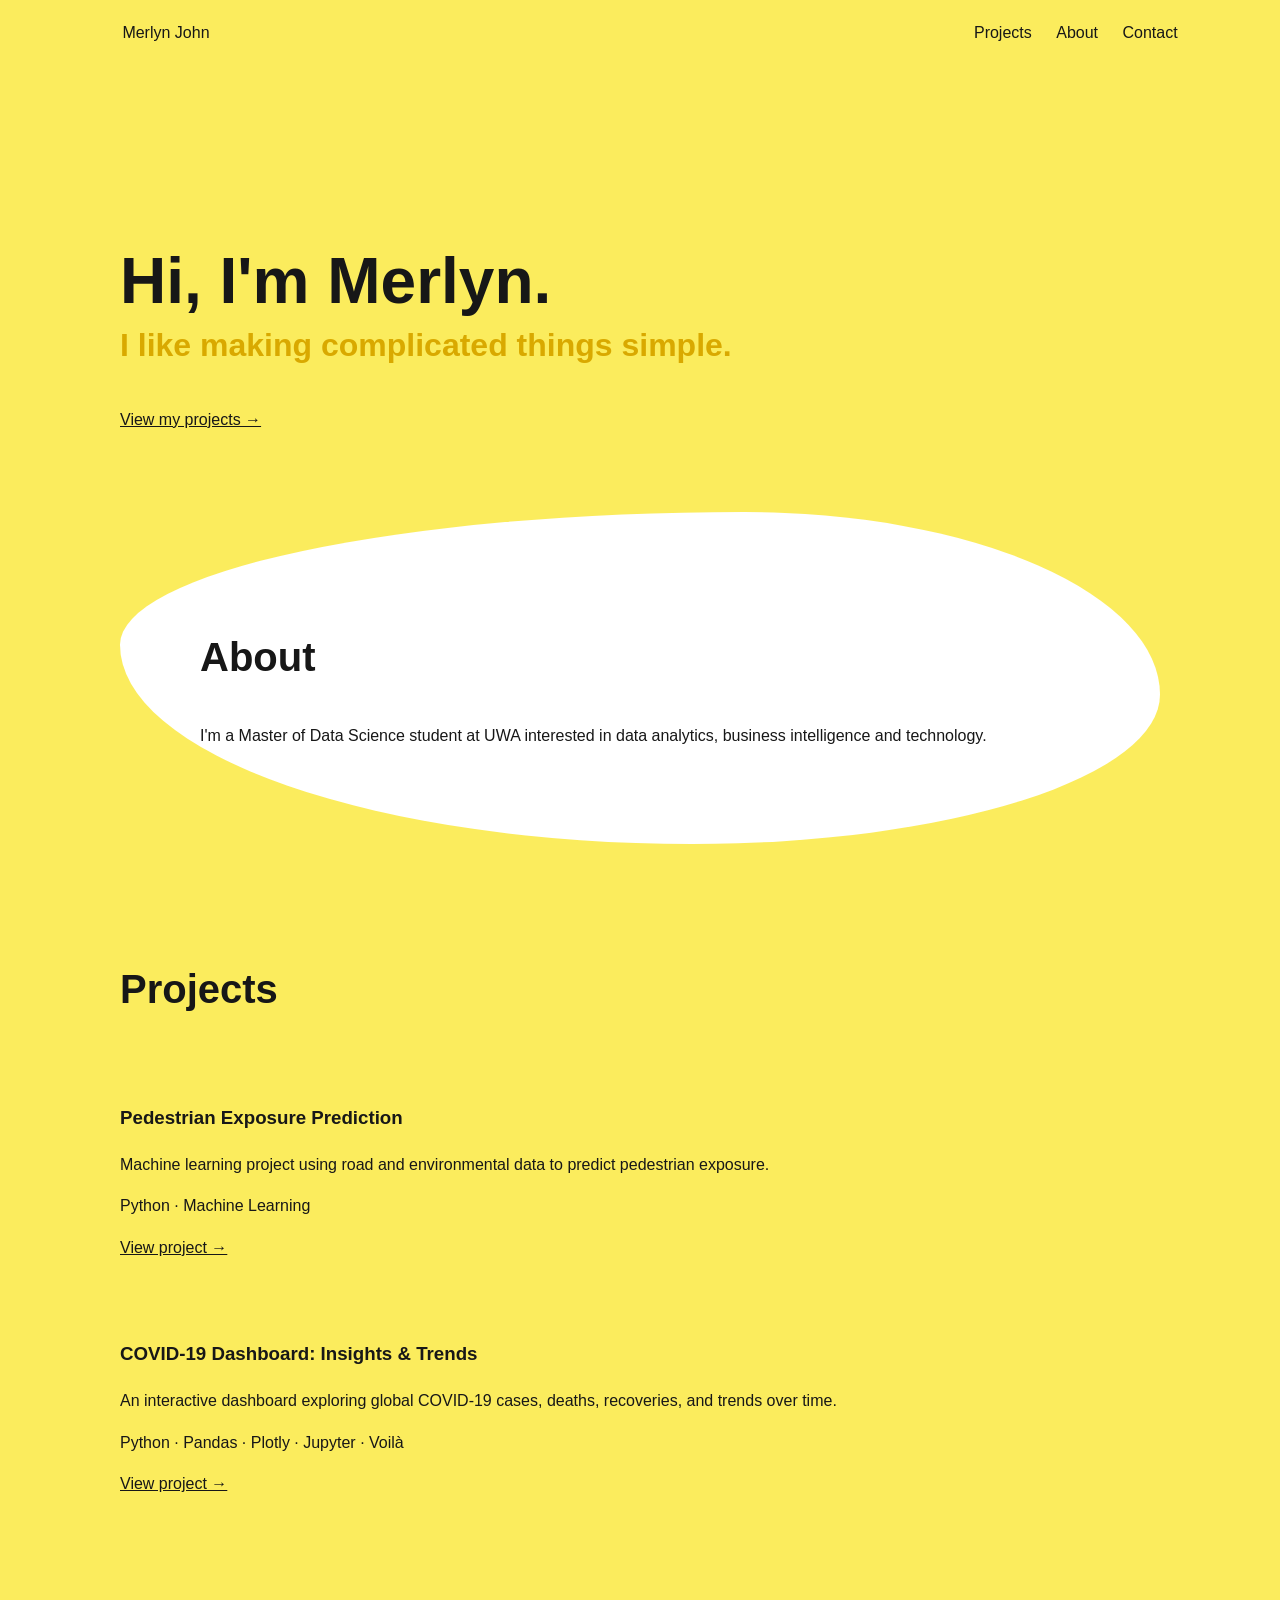
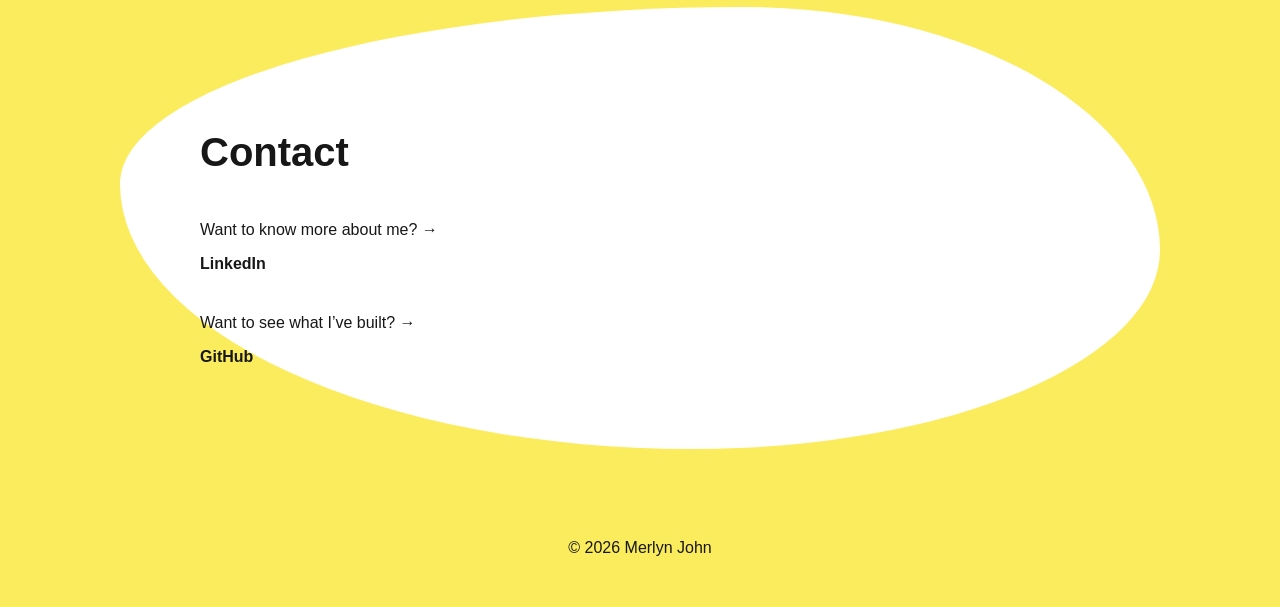
<file: index.html>
<!DOCTYPE html>
<html lang="en">
<head>
    <meta charset="UTF-8">
    <meta name="viewport" content="width=device-width, initial-scale=1.0">

    <title>Merlyn John | Data & Technology</title>

    <link rel="stylesheet" href="style.css">
</head>
<body>
    <header>
        <nav>
            <a href="#home">Merlyn John</a>
            <div>
                <a href="#projects">Projects</a>
                <a href="#about">About</a>
                <a href="#contact">Contact</a>
            </div>
        </nav>
    </header>
    <main>
        <section id="home">
            <h1 style="margin: 0 0 3px 0;"><br><br>Hi, I'm Merlyn.</h1>
            <p  style="
                font-size: 2rem;
                color: #D9A900;
                font-weight: 600;
                margin: 0 0 10px 0;">
                I like making complicated things simple.
            </p>
            <a href="#projects"><br>View my projects →</a>
        </section>
        <section id="about">
            <h2>About</h2>
            <p>
                I'm a Master of Data Science student at UWA
                interested in data analytics, business
                intelligence and technology.
            </p>
        </section>
        <section id="projects">
            <h2>Projects</h2>
            <article>
                <h3>Pedestrian Exposure Prediction</h3>
                <p>
                    Machine learning project using road and
                    environmental data to predict pedestrian exposure.
                </p>
                <p>
                    Python · Machine Learning
                </p>
                <a href="projects/ausrap.html">
                    View project →
                </a>
            </article>
           <article>
                <h3>COVID-19 Dashboard: Insights & Trends</h3>
                <p>
                    An interactive dashboard exploring global COVID-19 cases,
                    deaths, recoveries, and trends over time.
                </p>
                <p>Python · Pandas · Plotly · Jupyter · Voilà</p>
                <a href="projects/covid-dashboard.html">
                    View project →
                </a>
            </article>
        </section>
        <section id="contact">
            <h2>Contact</h2>
           <div class="social-links">
                Want to know more about me? →
                <a href="https://www.linkedin.com/in/merlyn-john-71001a231" target="_blank" rel="noopener noreferrer">
                     LinkedIn
                </a>
                <br>
                Want to see what I’ve built? → 
                <a href="https://github.com/merlynjohn" target="_blank" rel="noopener noreferrer">
                    GitHub
                </a>
            
            </div>
        </section>
    </main>
    <footer>
        <p>© 2026 Merlyn John</p>
    </footer>
</body>
</html>
</file>
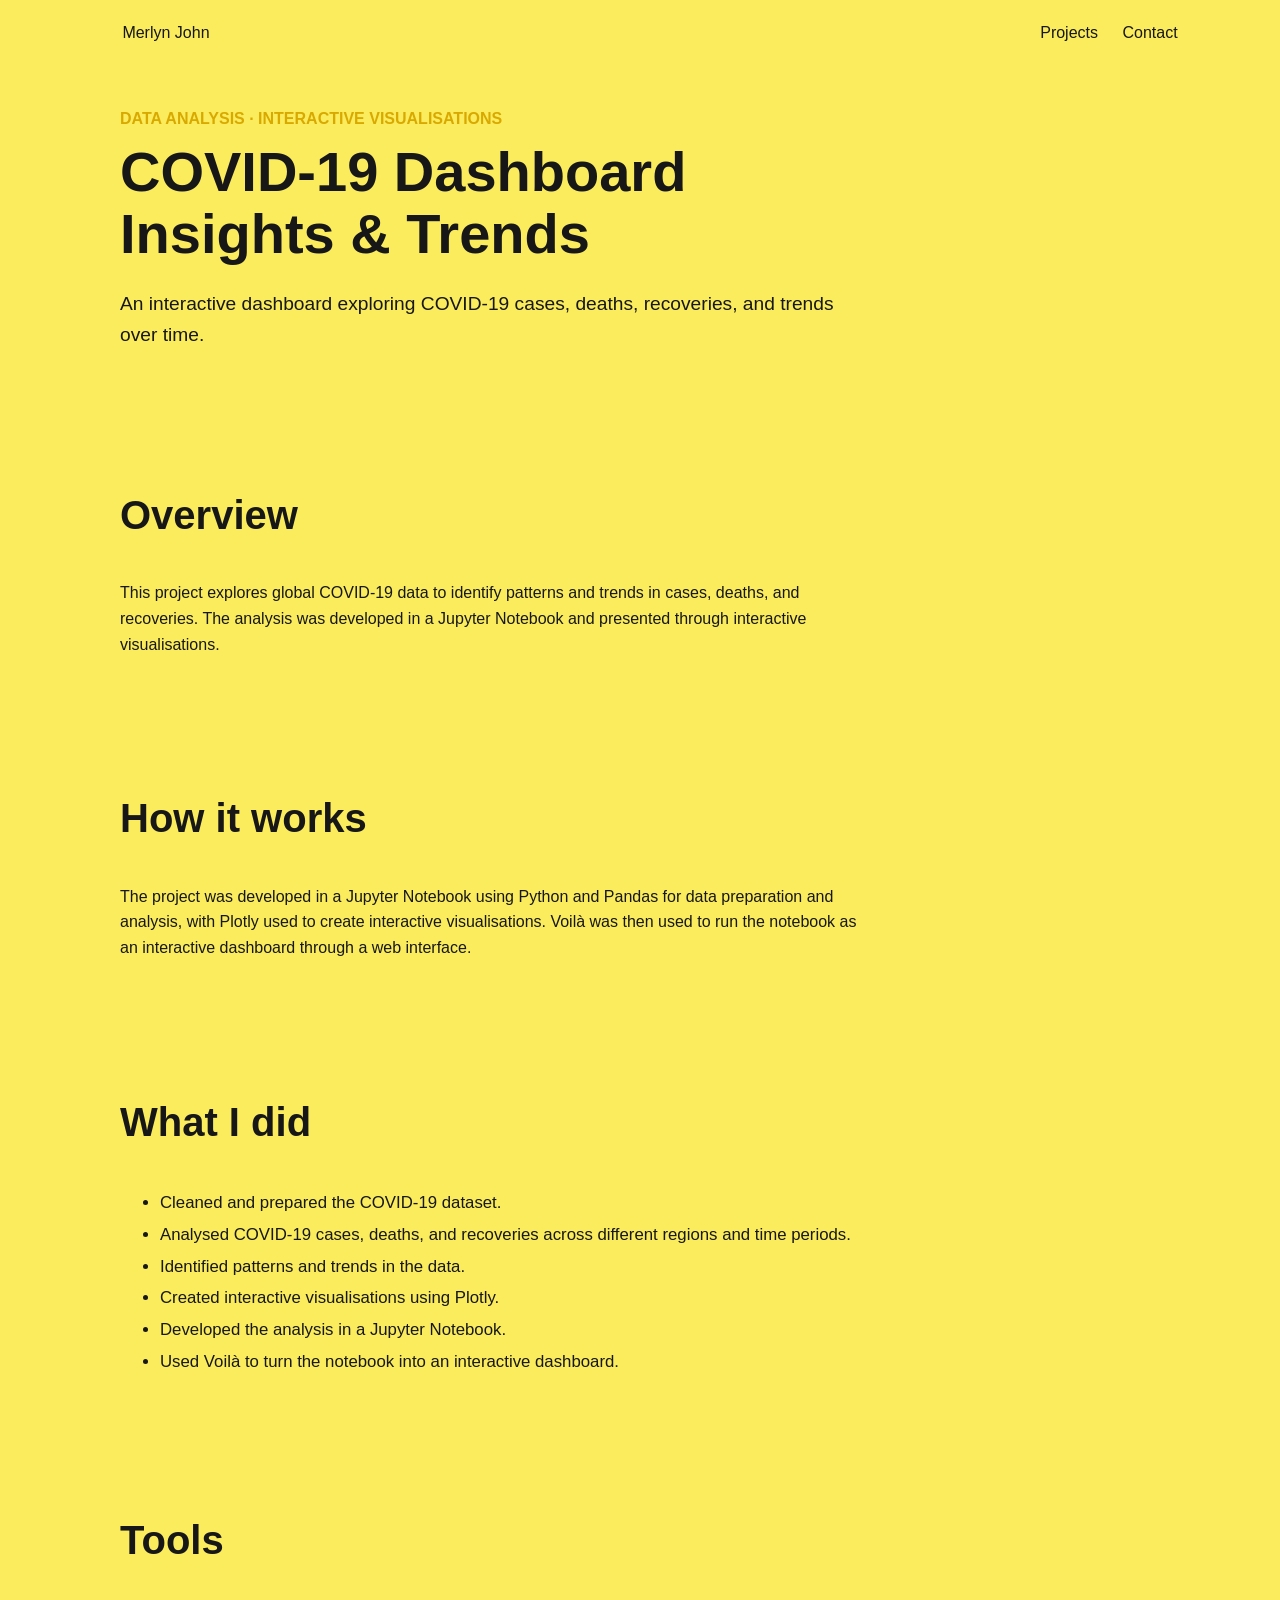
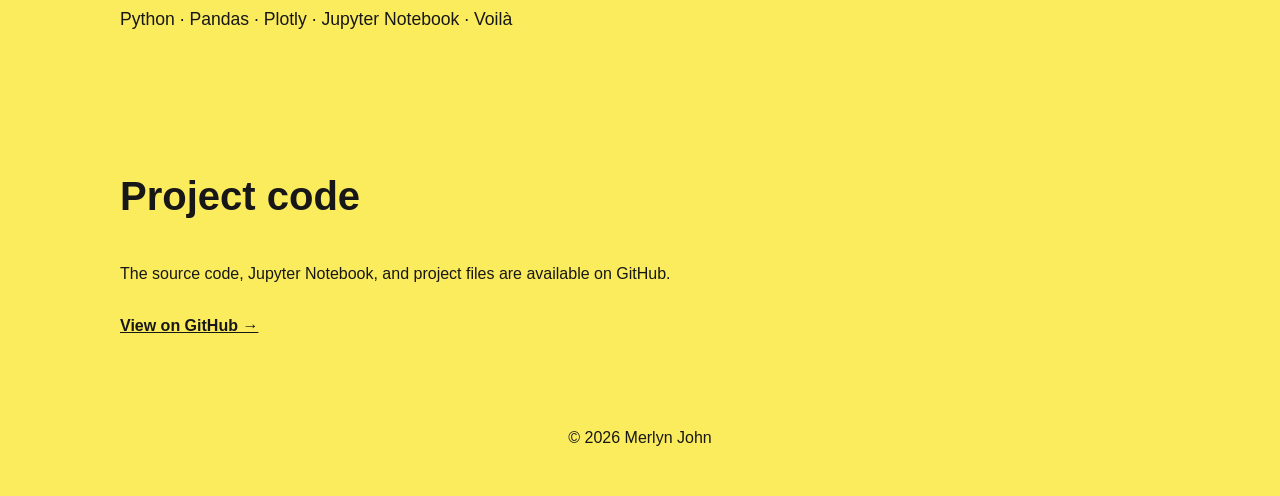
<file: projects/covid-dashboard.html>
<!DOCTYPE html>
<html lang="en">
<head>
    <meta charset="UTF-8">
    <meta name="viewport" content="width=device-width, initial-scale=1.0">

    <title>COVID-19 Dashboard | Merlyn John</title>

    <link rel="stylesheet" href="../style.css">
</head>

<body>

    <!-- HEADER -->
    <header>
        <nav>
            <a href="../index.html">Merlyn John</a>

            <div>
                <a href="../index.html#projects">Projects</a>
                <a href="../index.html#contact">Contact</a>
            </div>
        </nav>
    </header>


    <main>

        <!-- PROJECT INTRO -->
        <section>

            <p style="
                font-size: 1rem;
                color: #D9A900;
                font-weight: 600;
                margin: 0 0 10px 0;
            ">
                DATA ANALYSIS · INTERACTIVE VISUALISATIONS
            </p>

            <h1 style="
                font-size: 3.5rem;
                line-height: 1.1;
                margin: 0 0 25px 0;
            ">
                COVID-19 Dashboard<br>
                Insights & Trends
            </h1>

            <p style="
                font-size: 1.2rem;
                max-width: 750px;
            ">
                An interactive dashboard exploring COVID-19 cases,
                deaths, recoveries, and trends over time.
            </p>

        </section>

        <!-- OVERVIEW -->
        <section>

            <h2>Overview</h2>

            <p style="max-width: 750px;">
                This project explores global COVID-19 data to identify
                patterns and trends in cases, deaths, and recoveries.
                The analysis was developed in a Jupyter Notebook and
                presented through interactive visualisations.
            </p>

        </section>


        <!-- HOW IT WORKS -->
        <section>

            <h2>How it works</h2>

            <p style="max-width: 750px;">
                The project was developed in a Jupyter Notebook using
                Python and Pandas for data preparation and analysis,
                with Plotly used to create interactive visualisations.
                Voilà was then used to run the notebook as an
                interactive dashboard through a web interface.
            </p>

        </section>


        <!-- WHAT I DID -->
        <section>

            <h2>What I did</h2>

            <ul style="
                font-size: 1.05rem;
                line-height: 1.9;
                max-width: 750px;
            ">
                <li>Cleaned and prepared the COVID-19 dataset.</li>

                <li>
                    Analysed COVID-19 cases, deaths, and recoveries
                    across different regions and time periods.
                </li>

                <li>
                    Identified patterns and trends in the data.
                </li>

                <li>
                    Created interactive visualisations using Plotly.
                </li>

                <li>
                    Developed the analysis in a Jupyter Notebook.
                </li>

                <li>
                    Used Voilà to turn the notebook into an
                    interactive dashboard.
                </li>
            </ul>

        </section>


        <!-- TOOLS -->
        <section>

            <h2>Tools</h2>

            <p style="
                font-size: 1.1rem;
                max-width: 750px;
            ">
                Python · Pandas · Plotly · Jupyter Notebook · Voilà
            </p>

        </section>


        <!-- GITHUB -->
        <section>

            <h2>Project code</h2>

            <p style="max-width: 750px;">
                The source code, Jupyter Notebook, and project files
                are available on GitHub.
            </p>

            <a
                href="https://github.com/merlynjohn/COVID-19-Dashboard-Insights-and-Trends"
                target="_blank"
                rel="noopener noreferrer"
                style="
                    display: inline-block;
                    margin-top: 10px;
                    font-weight: 600;
                "
            >
                View on GitHub →
            </a>

        </section>

    </main>


    <!-- FOOTER -->
    <footer>
        <p>© 2026 Merlyn John</p>
    </footer>

</body>
</html>
</file>
<file: style.css>
* {
    box-sizing: border-box;
}

html {
    scroll-behavior: smooth;
}

body {
    margin: 0;
    font-family: Arial, sans-serif;
    line-height: 1.6;
    background-color: #FBEC5D;
    color: #171717;
}

header {
    padding: 20px 8%;
}

nav {
    display: flex;
    justify-content: space-between;
    align-items: center;
}

nav a {
    margin-left: 20px;
    text-decoration: none;
}

main {
    max-width: 1100px;
    margin: auto;
    padding: 0 30px;
}

section {
    padding: 40px 0;
}

h1 {
    font-size: 4rem;
    line-height: 1.1;
}

h2 {
    font-size: 2.5rem;
}

article {
    padding: 30px 0;
}

a {
    color: #171717;
}

footer {
    padding: 30px;
    text-align: center;
}

#about,
#contact {
    background-color: white;
    border-radius: 60% 40% 45% 55% / 40% 55% 45% 60%;
    margin: 40px 0;
    padding: 80px;
}
.social-links {
    display: flex;
    flex-direction: column;
    gap: 8px;
    margin-top: 25px;
}

.social-links a {
    color: #171717;
    text-decoration: none;
    font-size: 1rem;
    font-weight: 600;
    width: fit-content;
}

.social-links a:hover {
    color: #D9A900;
}
@media (max-width: 700px) {
    nav {
        flex-direction: column;
        gap: 15px;
    }

    h1 {
        font-size: 2.8rem;
    }
}
</file>
